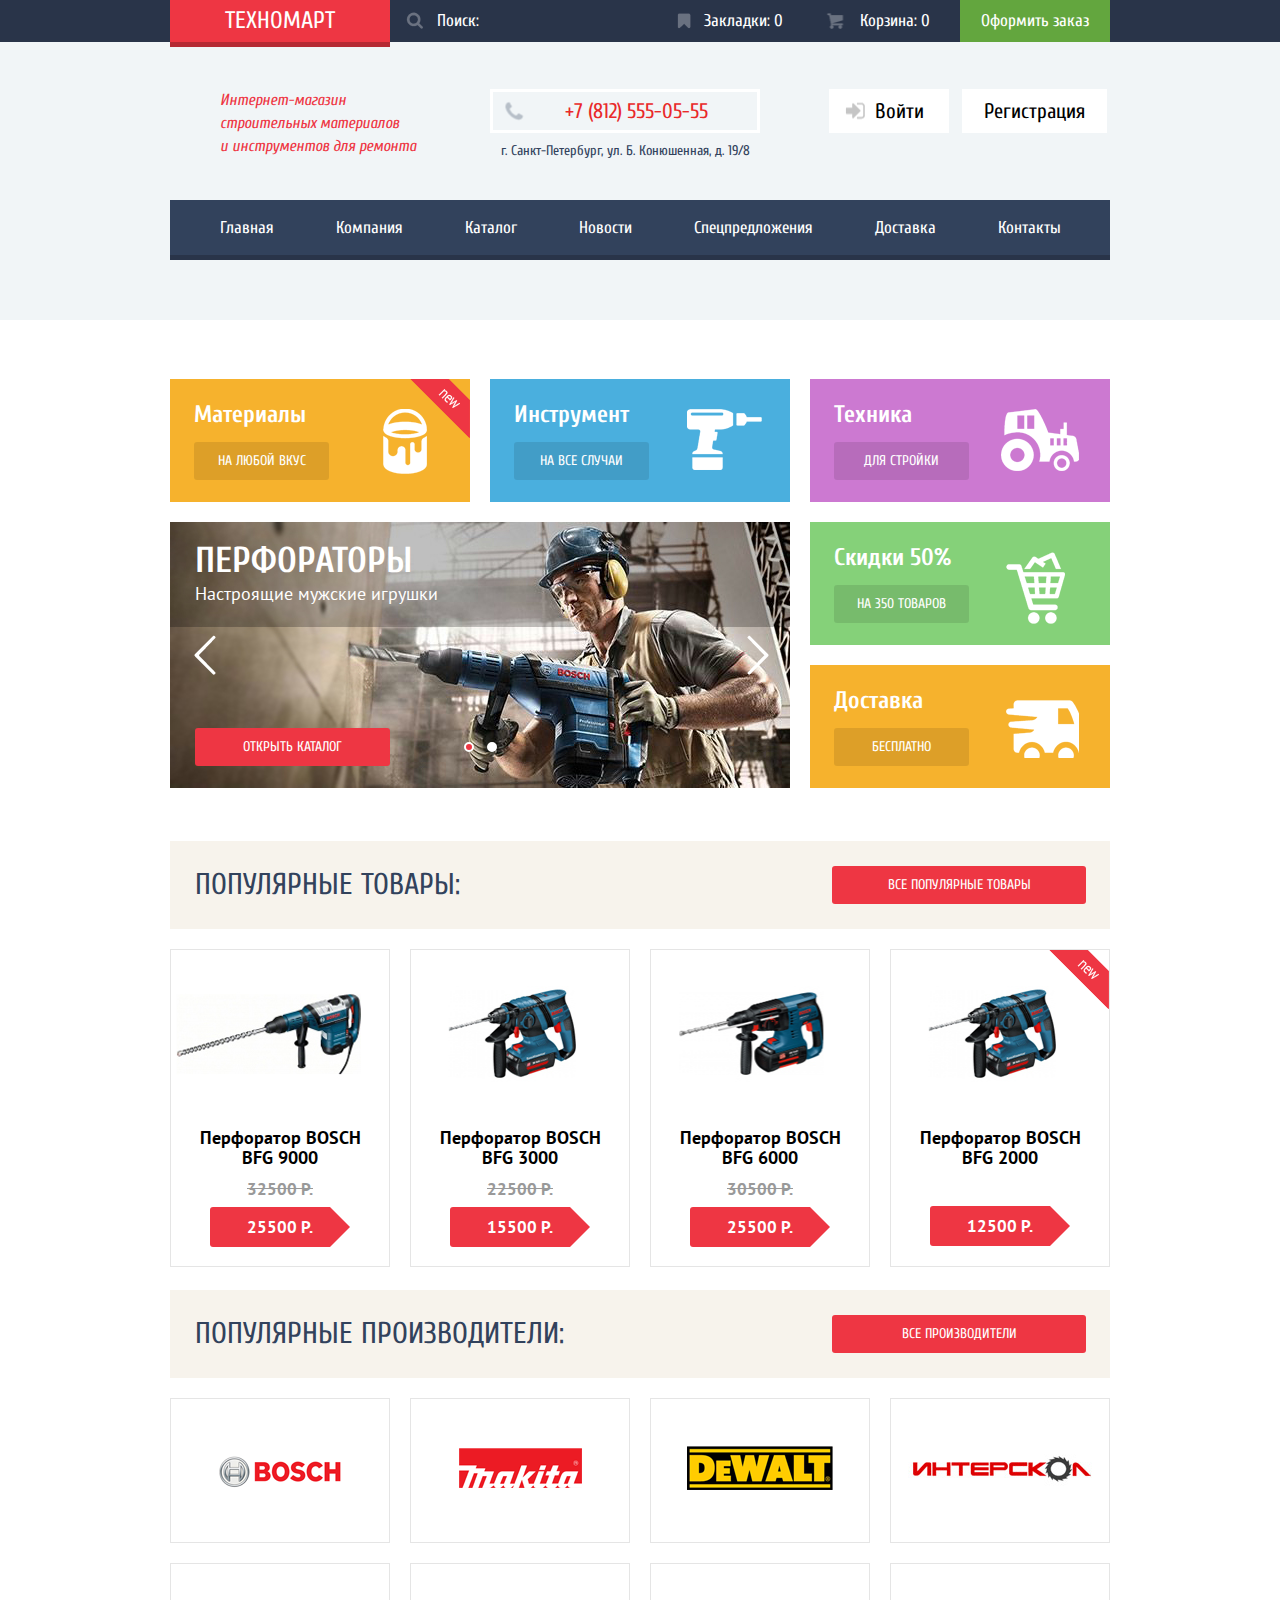
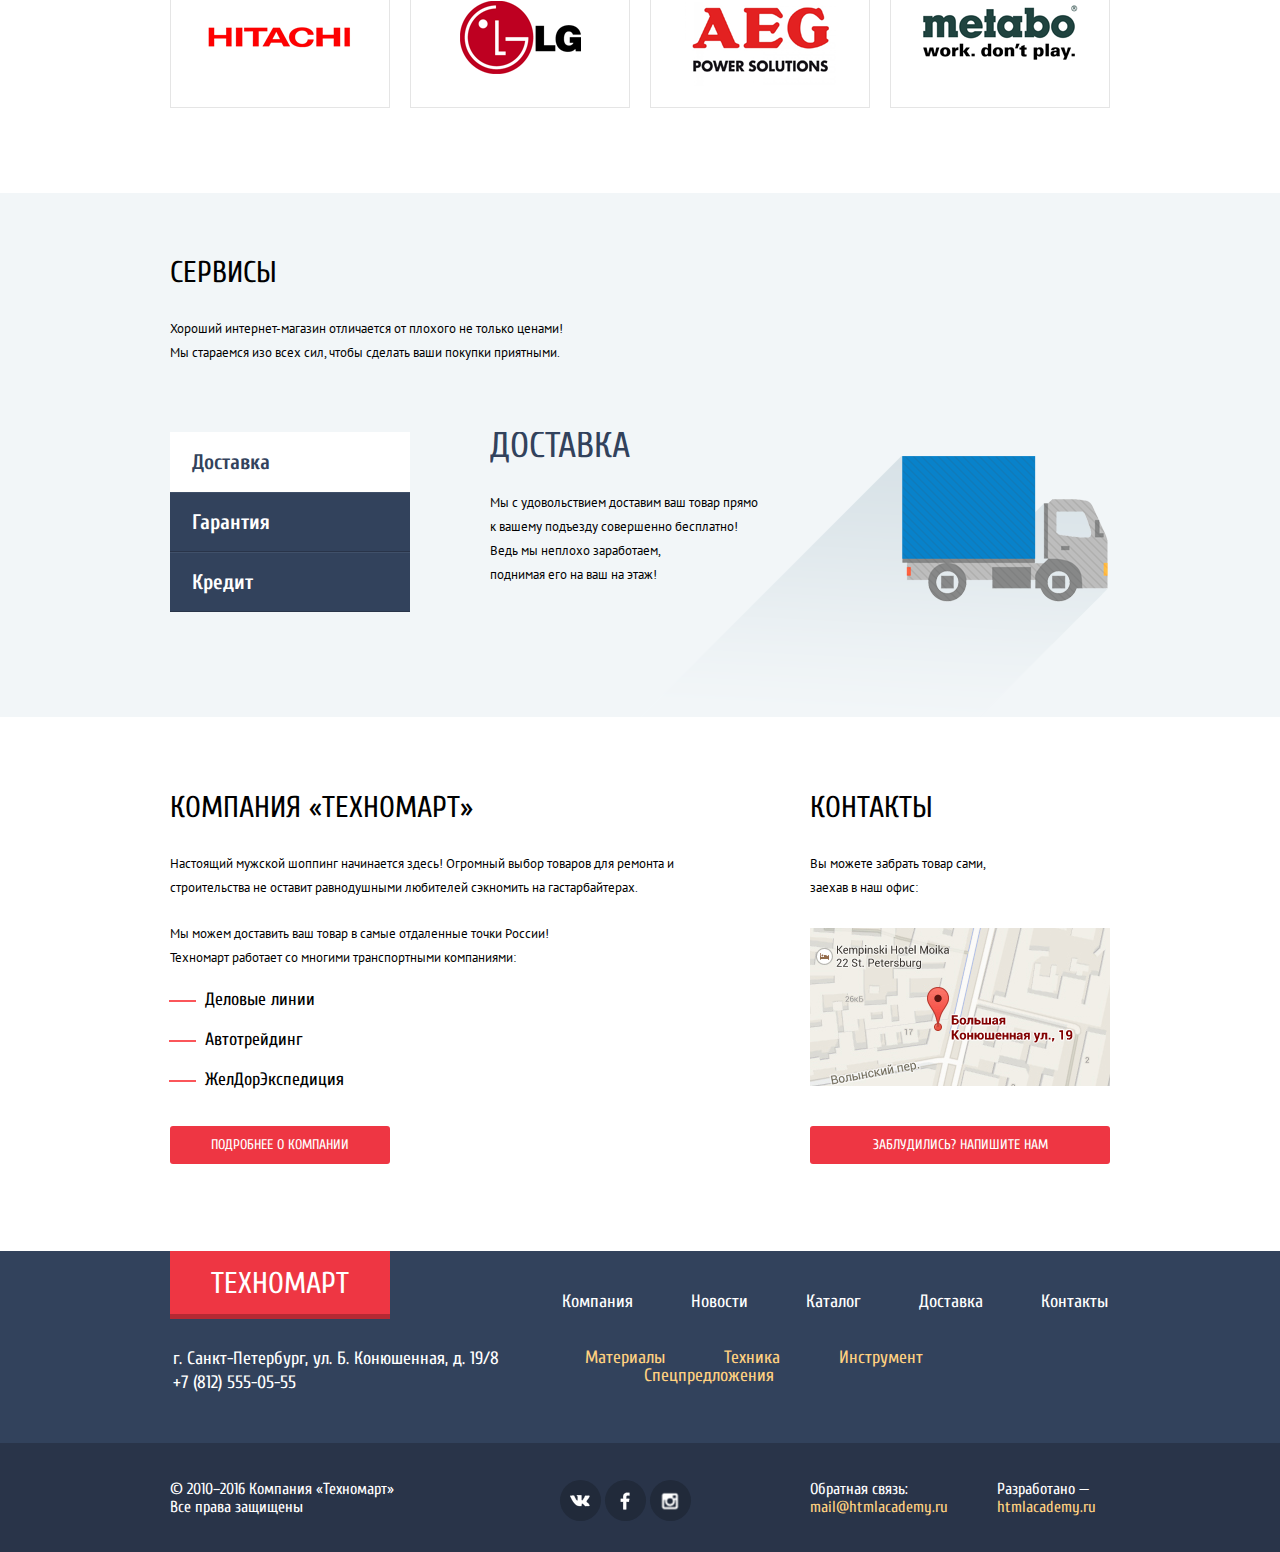
<file: index.html>
<!DOCTYPE html>
  <html lang="ru">
    <head>
      <meta charset="UTF-8">
      <title>Technomart</title>
      <link href='https://fonts.googleapis.com/css?family=Cuprum:400,700,400italic&amp;subset=latin,cyrillic' rel='stylesheet' type='text/css'>
      <link href='https://fonts.googleapis.com/css?family=PT+Sans:400,700&amp;subset=latin,cyrillic' rel='stylesheet' type='text/css'>
      <link rel="stylesheet" href="css/normalize.css">
      <link rel="stylesheet" href="css/min.style.css">
    </head>

    <body>
      <header class="main-header">
        <div class="top-menu clearfix">
          <div class="container clearfix"> 
            <div class="logo">
              <h1>Техномарт</h1>
            </div>

            <div class="search">
              <form class="search-form" method="get">                
                <input id="search" type="search" name="search-field" placeholder="Поиск:">
                <label for="search"></label>
              </form>
            </div>

            <div class="user-bar user-bar-index">
              <a class="bookmarks icon" href="#">Закладки:<span>0</span></a>
              <a class="cart cart-empty icon" href="#">Корзина:<span>0</span></a>
              <a class="cart cart-full icon" href="#">Корзина:<span>10</span></a>
              <a class="order" href="#">Оформить заказ</a>              
            </div>
          </div>
        </div>     

        <div class="container clearfix"> 
          <div class="shop-info clearfix">
            <div class="description">
              <p>Интернет-магазин
                 строительных материалов <br>
                 и инструментов для ремонта</p>
            </div>

            <div class="contacts">
              <div class="phonenumber">
                <p class="icon">+7 (812) 555-05-55</p>
              </div>
              <div class="address">
                <p>г. Санкт-Петербург, ул. Б. Конюшенная, д. 19/8</p>
              </div>
            </div>

            <div class="user-block log-out-index">
              <a class="sign-in icon" href="#">Войти</a>
              <a class="sign-up" href="#">Регистрация</a>
            </div> 

            <div class="user-block log-in-index">
              <a class="username" href="#">Равшан Джамшутович</a>
              <div class="user-links">
                <a class="user-order" href="#">Мои заказы</a>
                <a class="user-account" href="#">Личный кабинет</a>
              </div>
            </div> 
          </div>             

          <nav class="main-menu">
            <ul>
              <li> <a href="#"> Главная </a> </li>
              <li> <a href="#"> Компания </a> </li>
              <li> <a href="catalog.html"> Каталог </a> </li>
              <li> <a href="#"> Новости </a> </li>
              <li> <a href="#"> Спецпредложения </a> </li>
              <li> <a href="#"> Доставка </a> </li>
              <li> <a href="#"> Контакты</a> </li>              
            </ul> 
          </nav>
        </div>
      </header>

      <main>
        <div class="container clearfix">  
          <div class="offer-blocks clearfix">
            <div class="offer materials new">
              <b>Материалы</b>              
              <a class="promo-btn" href="#">На любой вкус</a> 
            </div>

            <div class="offer tools">
              <b>Инструмент</b>               
              <a class="promo-btn" href="#">На все случаи</a>
            </div>
        
            <div class="offer technics">
              <b>Техника</b>              
              <a class="promo-btn" href="#">Для стройки</a>
            </div>

            <div class="slider">
              <input type="radio" id="btn-left" name="toggle" checked>
              <input type="radio" id="btn-right" name="toggle">
              <div class="slider-control">
                <label for="btn-left"></label>
                <label for="btn-right"></label>
              </div>
              <div class="slider-switcher">
                <label class="icon-left arrow" for="btn-left"></label>
                <label class="icon-right arrow" for="btn-right"></label>
              </div>
              <div class="slides">
                <div class="slide">
                  <div class="slide-text">
                    <b>Перфораторы</b>
                    <p>Настроящие мужские игрушки</p>                    
                  </div>                  
                  <a class="open-catalog" href="catalog-perforators.html">Открыть каталог</a>
                </div>
                <div class="slide">
                  <div class="slide-text">
                    <b>Дрели</b>
                    <p>Соседям на радость!</p>                    
                  </div>                  
                  <a class="open-catalog" href="catalog-drills.html">Открыть каталог</a>
                </div>
              </div>  
            </div>

            <div class="offer sales">
              <b>Скидки 50%</b>
              <a class="promo-btn" href="#">На 350 товаров</a>
            </div>    
        
            <div class="offer shipment">
              <b>Доставка</b>              
              <a class="promo-btn" href="#">Бесплатно</a>
            </div>        
          </div> 

          <article class="popular-items">        
            <div class="popular-items-header clearfix">
              <h2>Популярные товары:</h2>
              <a class="popular-btn" href="#">Все популярные товары</a>
            </div>

            <div class="item-preview">
              <section class="catalog-item">
                <div class="actions">
                  <a class="buy" href="#">Купить</a>
                  <a class="add-bookmarks" href="#">В закладки</a>
                </div>
                <div class="item-image">
                  <img src="img/BOSCH-BFG-9000.jpg" width="184" height="164" alt="Перфоратор BOSCH BFG 9000">
                </div>                
                <h3 class="title">Перфоратор BOSCH BFG 9000</h3>
                <div class="discount">32500 р.</div>
                <div class="price-btn">25500 р.</div>
              </section>

              <section class="catalog-item">
                <div class="actions">
                  <a class="buy" href="#">Купить</a>
                  <a class="add-bookmarks" href="#">В закладки</a>
                </div>
                <div class="item-image">
                  <img src="img/BOSCH-BFG-3000.jpg" width="127" height="112" alt="Перфоратор BOSCH BFG 3000">
                </div>                  
                <h3 class="title">Перфоратор BOSCH BFG 3000</h3>
                <div class="discount">22500 р.</div>
                <div class="price-btn">15500 р.</div>
              </section>

              <section class="catalog-item">
                <div class="actions">
                  <a class="buy" href="#">Купить</a>
                  <a class="add-bookmarks" href="#">В закладки</a>
                </div>
                <div class="item-image">
                  <img src="img/BOSCH-BFG-6000.jpg" width="144" height="128" alt="Перфоратор BOSCH BFG 6000">
                </div>                
                <h3 class="title">Перфоратор BOSCH BFG 6000</h3>
                <div class="discount">30500 р.</div>
                <div class="price-btn">25500 р.</div>
              </section>

              <section class="catalog-item new">
                <div class="actions">
                  <a class="buy" href="#">Купить</a>
                  <a class="add-bookmarks" href="#">В закладки</a>
                </div>
                <div class="item-image">
                  <img src="img/BOSCH-BFG-2000.jpg" width="127" height="112" alt="Перфоратор BOSCH BFG 2000">
                </div>                
                <h3 class="title">Перфоратор BOSCH BFG 2000</h3>         
                <div class="price-btn new-item">12500 р.</div>
              </section>
            </div>  
          </article>

          <article class="popular-produsers">
            <div class="popular-produsers-header clearfix">
              <h2>Популярные производители:</h2>
              <a class="popular-btn" href="#">Все производители</a>
            </div>

            <div class="popular-produsers-logo">
              <a class="produsers-logo bosch" href="#">
                <img src="img/bosch.png" width="126" height="37" alt="Bosch">
              </a>

              <a class="produsers-logo makita" href="#">
                <img src="img/makita.png" width="123" height="20" alt="Makita">
              </a>

              <a class="produsers-logo dewalt" href="#">
                <img src="img/dewalt.png" width="146" height="44" alt="DeWalt">
              </a>

              <a class="produsers-logo interskol" href="#">
                <img src="img/interskol.png" width="200" height="88" alt="Интерскол">
              </a>

              <a class="produsers-logo hitachi" href="#">
                <img src="img/hitachi.png" width="169" height="31" alt="Hitachi">
              </a>

              <a class="produsers-logo lg" href="#">
                <img src="img/lg.png" width="121" height="73" alt="lg">
              </a>
          
              <a class="produsers-logo aeg" href="#">
                <img src="img/aeg.png" width="151" height="96" alt="aeg">
              </a>

              <a class="produsers-logo metabo" href="#">
                <img src="img/metabo.png" width="204" height="69" alt="metabo">
              </a>              
            </div>
          </article>
        </div>  
    
        <div class="features">
          <div class="container clearfix"> 
            <div class="services">
              <h2>Сервисы</h2>
              <p>Хороший интернет-магазин отличается от плохого не только ценами!
              Мы стараемся изо всех сил, чтобы сделать ваши покупки приятными.</p>
            </div>

            <div class="slider-profits">
              <input type="radio" id="profit-btn-1" name="profit-toggle" checked>
              <input type="radio" id="profit-btn-2" name="profit-toggle">
              <input type="radio" id="profit-btn-3" name="profit-toggle">
              
              <div class="profit-control">  
                <label for="profit-btn-1">Доставка</label> 
                <label for="profit-btn-2">Гарантия</label> 
                <label for="profit-btn-3">Кредит</label>                
              </div>
              
              <div class="profit-slides">
                <div class="profit-slide">
                  <div class="slide-info">
                    <h2>Доставка</h2>
                    <p>Мы с удовольствием доставим ваш товар прямо<br>
                    к вашему подъезду совершенно бесплатно!<br>
                    Ведь мы неплохо заработаем,<br>
                    поднимая его на ваш на этаж!</p>
                  </div>
                </div>
                <div class="profit-slide">
                  <div class="slide-info">
                    <h2>Гарантия</h2>
                    <p>Если купленный у нас товар поломается или заискрит,<br> 
                    а также в случае пожара, спровоцированного его возгаранием,<br> вы всегда можете быть уверены в нашей гарантии. Мы обменяем сгоревший товар на новый.<br>
                    Дом уж восстановите как-нибудь сами.</p>
                  </div>                
                </div>
                <div class="profit-slide">
                  <div class="slide-info">
                    <h2>Кредит</h2>
                    <p class="credit-slide">Залезть в долговую яму стало проще! 
                    Кредитные консультанты придут вам на помощь.</p>
                    <a class="apply-btn" href="#">Отправить заявку</a>
                  </div>                
                </div>
              </div>            
            </div>
          </div>
        </div>      
      
        <div class="container clearfix">   
          <div class="company-info clearfix">
            <div class="company-description">
              <h2>Компания &laquo;Техномарт&raquo;</h2>
              <p class="sentence">Настоящий мужской шоппинг начинается здесь! Огромный выбор товаров для ремонта и строительства не оставит равнодушными любителей сэкномить на гастарбайтерах.</p>
              <p>Мы можем доставить ваш товар в самые отдаленные точки России!<br>
              Техномарт работает со многими транспортными компаниями: </p>
        
              <ul>
                <li>Деловые линии</li>
                <li>Автотрейдинг</li>
                <li>ЖелДорЭкспедиция</li>
              </ul>

              <a class="more-info" href="#">Подробнее о компании</a>
            </div>

            <div class="company-contacts">
              <h2>Контакты</h2>
              <p>Вы можете забрать товар сами, заехав в наш офис:</p>
              
              <div class="map">
                <img src="img/map.jpg" width="300" height="158" alt="Карта">
                <iframe src="https://www.google.com/maps/embed?pb=!1m18!1m12!1m3!1d1998.5991043651586!2d30.320894616097!3d59.938794181876254!2m3!1f0!2f0!3f0!3m2!1i1024!2i768!4f13.1!3m3!1m2!1s0x4696310fca5ba729%3A0xea9c53d4493c879f!2sBolshaya+Konyushennaya+ul.%2C+19%2C+Sankt-Peterburg%2C+191186!5e0!3m2!1sen!2sru!4v1475428280845" width="300" height="158" frameborder="0" style="border:0" allowfullscreen></iframe>
              </div>

              <a class="mail-to" href="form.html">Заблудились? Напишите нам</a>
            </div>
          </div>
        </div>         
      </main>

      <footer class="main-footer">
        <div class="container clearfix">
          <div class="footer-navigation clearfix">
            <div class="logo">
              <b>Техномарт</b>
            </div>

            <nav class="footer-menu-top">
              <ul>
                <li class="company"> <a href="#">Компания</a> </li> 
                <li> <a href="#">Новости</a> </li> 
                <li> <a href="catalog.html">Каталог</a> </li> 
                <li> <a href="#">Доставка</a> </li> 
                <li> <a href="#">Контакты</a> </li> 
              </ul>
            </nav>

            <div class="address-phone">
              <p>г. Санкт-Петербург, ул. Б. Конюшенная, д. 19/8<br>
              +7 (812) 555-05-55</p>
            </div>  

            <nav class="footer-menu-bottom">
              <ul>
                <li class="materials-nav"> <a href="#">Материалы</a> </li> 
                <li> <a href="#">Техника</a> </li> 
                <li> <a href="#">Инструмент</a> </li> 
                <li> <a href="#">Спецпредложения</a> </li>          
              </ul>
            </nav>      
          </div>
        </div>            
    
        <div class="footer-contacts clearfix">
          <div class="container clearfix">  
            <div class="copyrights">
              <p>© 2010–2016 Компания «Техномарт»<br>
              Все права защищены</p>
            </div>

            <div class="social">
              <a class="social-btn vk" href="#">ВКонтакте</a>
              <a class="social-btn facebook" href="#">Facebook</a>
              <a class="social-btn instagram" href="#">Instagram</a>
            </div>            

            <div class="developers-info clearfix">
              <div class="footer-mail-to">
                <p>Обратная связь:</p>
                <a class="mail-to" href="mail@htmlacademy.ru">mail@htmlacademy.ru</a>
              </div>

              <div class="developers-webpage">
                <p>Разработано — </p>
                <a class="webpage" href="https://htmlacademy.ru">htmlacademy.ru</a>
              </div>
            </div>
          </div>  
        </div>
      </footer>

      <div class="modal-content">  
        <form class="write-us" method="post" action="form.php">
          <div class="form-fields">          
            <div class="username-field">
              <label for="name-field">Ваше имя:</label>
              <input id="name-field" type="text" name="login" placeholder="Представьтесь, пожалуйста">
            </div>  

            <div class="mail-to-field">
              <label for="write-mail">Ваш e-mail:</label>
              <input id="write-mail" type="text" name="email" placeholder="Для отправки ответа">
            </div>

            <div class="textarea-field">  
              <label for="answer-field">Текст письма:</label>
              <textarea id="answer-field" name="answer" placeholder="В свободной форме"></textarea>
            </div> 
          </div>  

          <div class="modal-content-sent">
            <button class="content-sent-btn" type="submit" title="Отправить">Отправить</button>
          </div>            
        </form>

        <button class="modal-content-close" type="button" title="Закрыть">Закрыть</button> 
      </div>

      <div class="modal-buy">
         <button class="modal-buy-close" type="button" title="Закрыть">Закрыть</button>
         <div class="notification">
           <p>Товар добавлен в корзину!</p>
         </div>
         <div class="shopping-actions">
           <a class="place-order" href="#">Оформить заказ</a>
           <a class="continue-shopping" href="#">Продолжить покупки</a>
         </div>
      </div>      

      <script src="js/min.popup.js"></script>
    </body>
  </html>
</file>
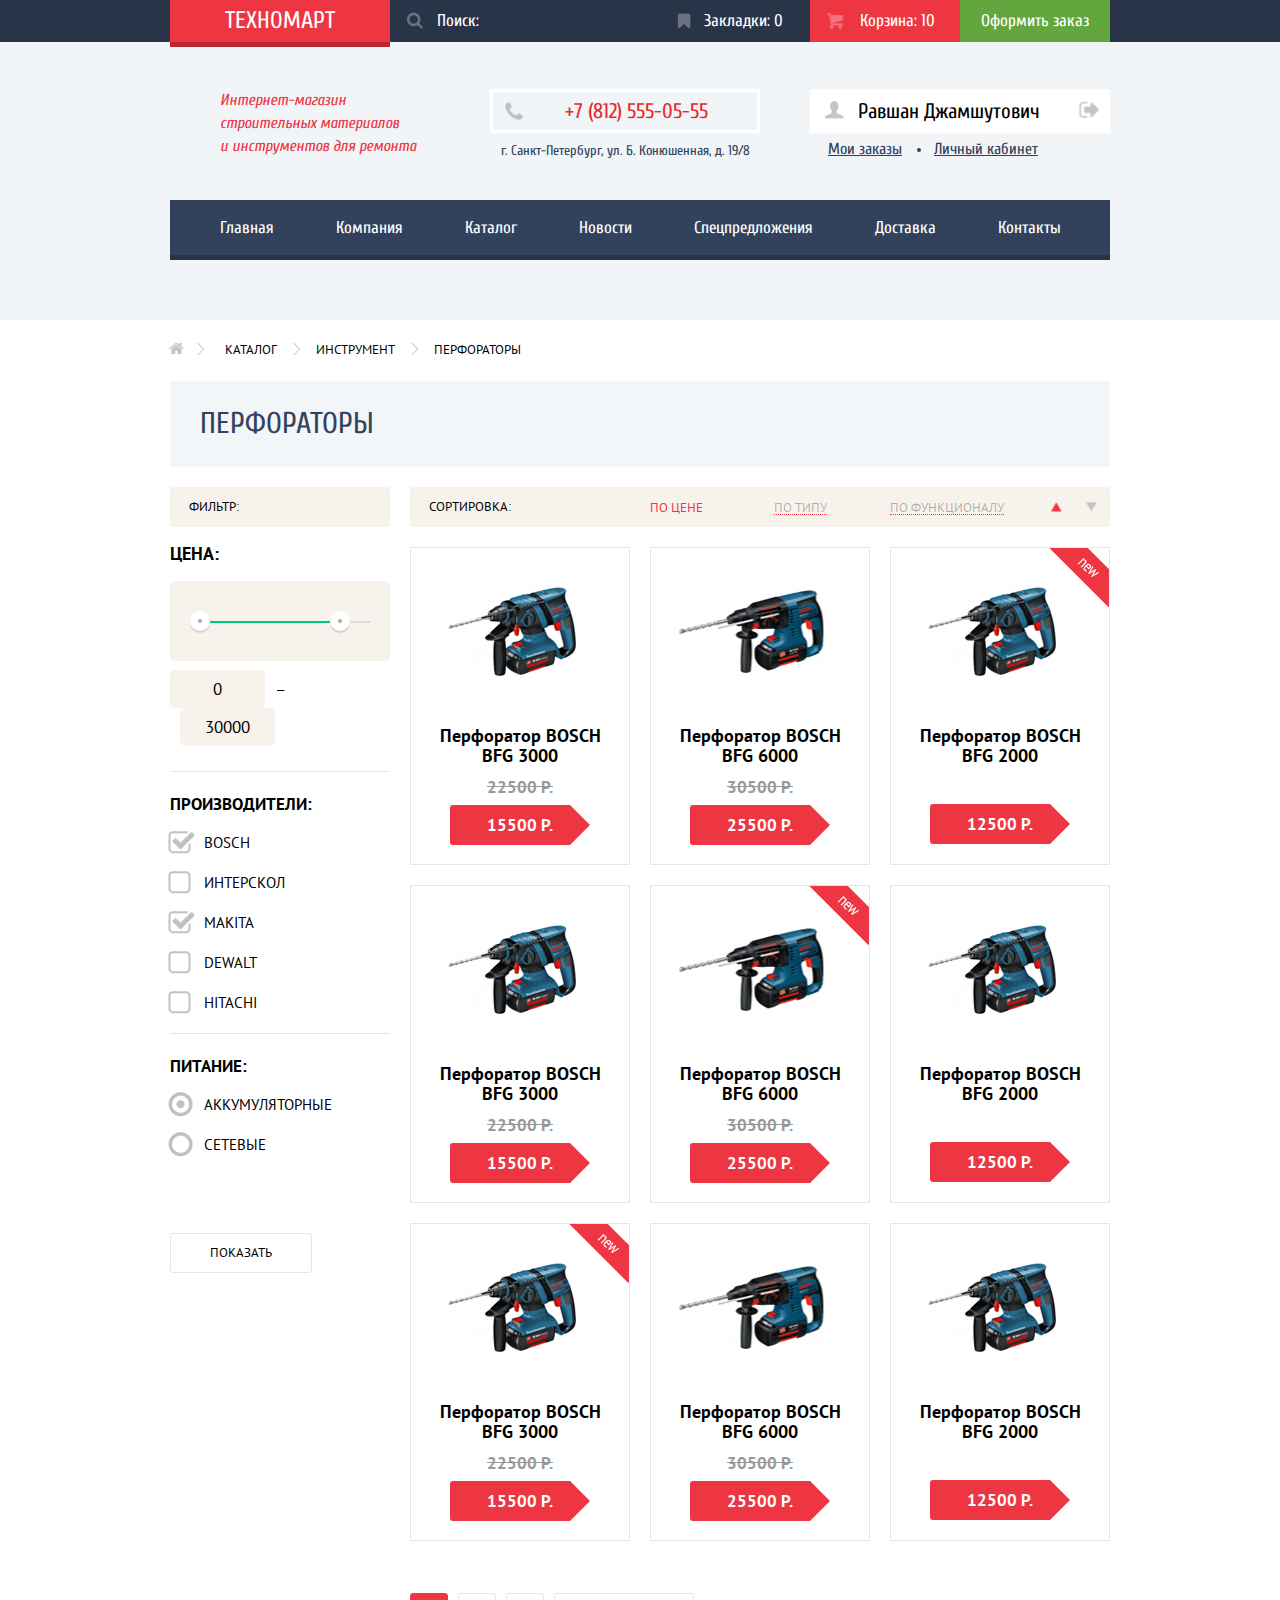
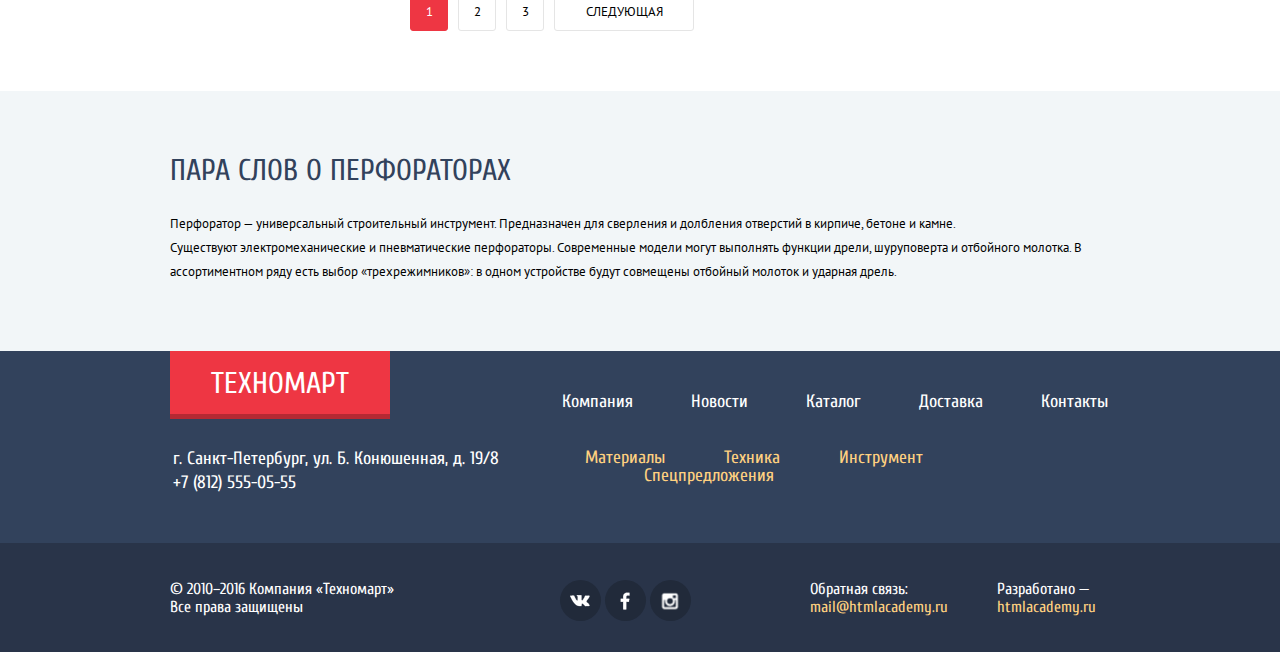
<file: catalog.html>
<!DOCTYPE html>  
  <html lang="ru">
    <head>
      <meta charset="UTF-8">
      <title>Technomart</title>
      <link href='https://fonts.googleapis.com/css?family=Cuprum:400,700,400italic&amp;subset=latin,cyrillic' rel='stylesheet' type='text/css'>
      <link href='https://fonts.googleapis.com/css?family=PT+Sans:400,700&amp;subset=latin,cyrillic' rel='stylesheet' type='text/css'>
      <link rel="stylesheet" href="css/normalize.css">
      <link rel="stylesheet" href="css/min.style.css">
    </head>

    <body>
      <header class="main-header">
        <div class="top-menu clearfix">
          <div class="container clearfix"> 
            <div class="logo">
              <h1><a href="index.html">Техномарт</a></h1>
            </div>

            <div class="search">
              <form class="search-form" method="get">
                <input id="search" type="search" name="search-field" placeholder="Поиск:">
                <label for="search"></label>
              </form>
            </div>

            <div class="user-bar user-bar-catalog">
              <a class="bookmarks icon" href="#">Закладки:<span>0</span></a>
              <a class="cart cart-empty icon" href="#">Корзина:<span>0</span></a>
              <a class="cart cart-full icon" href="#">Корзина:<span>10</span></a>
              <a class="order" href="#">Оформить заказ</a>             
            </div>
          </div>
        </div>

        <div class="container clearfix">
          <div class="shop-info clearfix">
            <div class="description">
              <p>Интернет-магазин
                строительных материалов <br>
                и инструментов для ремонта</p>
            </div>

            <div class="contacts">
              <div class="phonenumber">
                <p class="icon">+7 (812) 555-05-55</p>
              </div>
              <div class="address">
                <p>г. Санкт-Петербург, ул. Б. Конюшенная, д. 19/8</p>
              </div>
            </div>

            <div class="user-block log-out-catalog">
              <a class="sign-in" href="#">Войти</a>
              <a class="sign-up" href="#">Регистрация</a>
            </div> 

            <div class="user-block log-in-catalog">
              <a class="username icon" href="#">Равшан Джамшутович</a>
              <div class="user-links">
                <a class="user-order" href="#">Мои заказы</a>
                <a class="user-account" href="#">Личный кабинет</a>
              </div>
            </div>      
          </div>

          <nav class="main-menu">
            <ul>
              <li> <a href="index.html"> Главная </a> </li>
              <li> <a href="#"> Компания </a> </li>
              <li> <a href="#"> Каталог </a> </li>
              <li> <a href="#"> Новости </a> </li>
              <li> <a href="#"> Спецпредложения </a> </li>
              <li> <a href="#"> Доставка </a> </li>
              <li> <a href="#"> Контакты </a> </li>
            </ul> 
          </nav>
        </div>
      </header>

      <main>
        <div class="container clearfix">
          <ul class="breadcrumbs">
            <li> <a class="home" href="index.html"> Главная </a> </li>
            <li> <a href="catalog.html"> Каталог </a> </li>
            <li> <a href="#"> Инструмент </a> </li>
            <li class="current"> Перфораторы </li>
          </ul>

          <div class="perforators">
            <h2>Перфораторы</h2>
          </div>

          <aside class="main-filters">
            <form action="form.php" method="GET">
              <div class="filter-name">
                <p>Фильтр:</p>        
              </div>

              <div class="filter-price">
                <h3>Цена:</h3>
                <div class="range-bar">
                  <div class="scale">
                    <div class="bar"></div>
                  </div>
                  <div class="toggle min-toggle"></div>                  
                  <div class="toggle max-toggle"></div>
                </div>
                <div class="price-bar">
                  <input class="min-price" type="text" name="min-price" value="0"><span>&ndash;</span>
                  <input class="max-price" type="text" name="max-price" value="30000">
                </div>
              </div>

              <fieldset class="filter-producers">
                <legend>Производители:</legend>            
                <input id="bosch" type="checkbox" name="producers" value="bosch" checked>
                <label for="bosch">Bosch</label>

                <input id="interskol" type="checkbox" name="producers" value="interskol">
                <label for="interskol">Интерскол</label>

                <input id="makita" type="checkbox" name="producers" value="makita" checked>
                <label for="makita">Makita</label>

                <input id="dewalt" type="checkbox" name="producers" value="dewalt">
                <label for="dewalt">Dewalt</label>

                <input id="hitachi" type="checkbox" name="producers" value="hitachi">
                <label for="hitachi">Hitachi</label>
              </fieldset> 

              <fieldset class="charging-type">
                <legend>Питание:</legend>
                <input id="accumulator" type="radio" name="charging-type" value="accumulator" checked>
                <label for="accumulator">Аккумуляторные</label>

                <input id="network" type="radio" name="charging-type" value="network">
                <label for="network">Сетевые</label>
              </fieldset>

              <a class="sort-btn" href="#">Показать</a>
            </form>
          </aside>

          <div class="main-gallery">
            <div class="gallery-filter clearfix">
              <span class="filter-title">Сортировка:</span>
              <ul class="filter-header">
                <li> <a class="active" href="#"> По цене </a> </li>
                <li> <a href="#"> По типу </a> </li>
                <li> <a href="#"> По функционалу </a> </li>
              </ul>
          

              <div class="filter-pointer">
                <a class="icon icon-up active" href="#"></a>
                <a class="icon icon-down" href="#"></a>
              </div>
            </div>

            <div class="main-gallery-items clearfix">
              <section class="catalog-item">
                <div class="actions">
                  <a class="buy" href="#">Купить</a>
                  <a class="add-bookmarks" href="#">В закладки</a>
                </div>
                <div class="item-image">
                  <img src="img/BOSCH-BFG-3000.jpg" width="127" height="112" alt="Перфоратор BOSCH BFG 3000">
                </div>                  
                <h3 class="title">Перфоратор BOSCH BFG 3000</h3>
                <div class="discount">22500 р.</div>
                <div class="price-btn">15500 р.</div>
              </section>

              <section class="catalog-item">
                <div class="actions">
                  <a class="buy" href="#">Купить</a>
                  <a class="add-bookmarks">В закладки</a>
                </div>
                <div class="item-image">
                  <img src="img/BOSCH-BFG-6000.jpg" width="144" height="128" alt="Перфоратор BOSCH BFG 6000">
                </div>                
                <h3 class="title">Перфоратор BOSCH BFG 6000</h3>
                <div class="discount">30500 р.</div>
                <div class="price-btn">25500 р.</div>
              </section>

              <section class="catalog-item new">
                <div class="actions">
                  <a class="buy" href="#">Купить</a>
                  <a class="add-bookmarks" href="#">В закладки</a>
                </div>
                <div class="item-image">
                  <img src="img/BOSCH-BFG-2000.jpg" width="127" height="112" alt="Перфоратор BOSCH BFG 2000">
                </div>                
                <h3 class="title">Перфоратор BOSCH BFG 2000</h3>         
                <div class="price-btn new-item">12500 р.</div>
              </section>

              <section class="catalog-item">
                <div class="actions">
                  <a class="buy" href="#">Купить</a>
                  <a class="add-bookmarks" href="#">В закладки</a>
                </div>
                <div class="item-image">
                  <img src="img/BOSCH-BFG-3000.jpg" width="127" height="112" alt="Перфоратор BOSCH BFG 3000">
                </div>                  
                <h3 class="title">Перфоратор BOSCH BFG 3000</h3>
                <div class="discount">22500 р.</div>
                <div class="price-btn">15500 р.</div>
              </section>

              <section class="catalog-item new">
                <div class="actions">
                  <a class="buy" href="#">Купить</a>
                  <a class="add-bookmarks" href="#">В закладки</a>
                </div>
                <div class="item-image">
                  <img src="img/BOSCH-BFG-6000.jpg" width="144" height="128" alt="Перфоратор BOSCH BFG 6000">
                </div>                
                <h3 class="title">Перфоратор BOSCH BFG 6000</h3>
                <div class="discount">30500 р.</div>
                <div class="price-btn">25500 р.</div>
              </section>

              <section class="catalog-item">
                <div class="actions">
                  <a class="buy" href="#">Купить</a>
                  <a class="add-bookmarks" href="#">В закладки</a>
                </div>
                <div class="item-image">
                  <img src="img/BOSCH-BFG-2000.jpg" width="127" height="112" alt="Перфоратор BOSCH BFG 2000">
                </div>                
                <h3 class="title">Перфоратор BOSCH BFG 2000</h3>         
                <div class="price-btn new-item">12500 р.</div>
              </section>

              <section class="catalog-item new">
                <div class="actions">
                  <a class="buy" href="#">Купить</a>
                  <a class="add-bookmarks" href="#">В закладки</a>
                </div>
                <div class="item-image">
                  <img src="img/BOSCH-BFG-3000.jpg" width="127" height="112" alt="Перфоратор BOSCH BFG 3000">
                </div>                  
                <h3 class="title">Перфоратор BOSCH BFG 3000</h3>
                <div class="discount">22500 р.</div>
                <div class="price-btn">15500 р.</div>
              </section>

              <section class="catalog-item">
                <div class="actions">
                  <a class="buy" href="#">Купить</a>
                  <a class="add-bookmarks" href="#">В закладки</a>
                </div>
                <div class="item-image">
                  <img src="img/BOSCH-BFG-6000.jpg" width="144" height="128" alt="Перфоратор BOSCH BFG 6000">
                </div>                
                <h3 class="title">Перфоратор BOSCH BFG 6000</h3>
                <div class="discount">30500 р.</div>
                <div class="price-btn">25500 р.</div>
              </section>

              <section class="catalog-item">
                <div class="actions">
                  <a class="buy" href="#">Купить</a>
                  <a class="add-bookmarks" href="#">В закладки</a>
                </div>
                <div class="item-image">
                  <img src="img/BOSCH-BFG-2000.jpg" width="127" height="112" alt="Перфоратор BOSCH BFG 2000">
                </div>                
                <h3 class="title">Перфоратор BOSCH BFG 2000</h3>         
                <div class="price-btn new-item">12500 р.</div>
              </section>
            </div>

            <div class="pagination">
              <span class="current">1</span>
              <a href="#">2</a>
              <a href="#">3</a>
              <a class="next" href="#">Следующая</a>
            </div>
          </div>
        </div>  

        <div class="perforators-description">
          <div class="container"> 
            <h2>Пара слов о перфораторах</h2>
            <p>Перфоратор — универсальный строительный инструмент. Предназначен для сверления и долбления отверстий в кирпиче, бетоне и камне. <br>
            Существуют электромеханические и пневматические перфораторы. Современные модели могут выполнять функции дрели, шуруповерта и отбойного молотка.
            В ассортиментном ряду есть выбор «трехрежимников»: в одном устройстве будут совмещены отбойный молоток и ударная дрель.</p>
          </div>
        </div>  
      </main>

      <footer class="main-footer">
        <div class="container clearfix">
          <div class="footer-navigation clearfix">
            <div class="logo">
              <b><a href="index.html">Техномарт</a></b>
            </div>

            <nav class="footer-menu-top">
              <ul>
                <li class="company"> <a href="#">Компания</a> </li> 
                <li> <a href="#">Новости</a> </li> 
                <li> <a href="catalog.html">Каталог</a> </li> 
                <li> <a href="#">Доставка</a> </li> 
                <li> <a href="#">Контакты</a> </li> 
              </ul>
            </nav>

            <div class="address-phone">
              <p>г. Санкт-Петербург, ул. Б. Конюшенная, д. 19/8<br>
              +7 (812) 555-05-55</p>
            </div>  

            <nav class="footer-menu-bottom">
              <ul>
                <li class="materials-nav"> <a href="#">Материалы</a> </li> 
                <li> <a href="#">Техника</a> </li> 
                <li> <a href="#">Инструмент</a> </li> 
                <li> <a href="#">Спецпредложения</a> </li>          
              </ul>
            </nav>      
          </div>
        </div>            
    
        <div class="footer-contacts clearfix">
          <div class="container clearfix">  
            <div class="copyrights">
              <p>© 2010–2016 Компания «Техномарт»<br>
              Все права защищены</p>
            </div>

            <div class="social">
              <a class="social-btn vk" href="#">ВКонтакте</a>
              <a class="social-btn facebook" href="#">Facebook</a>
              <a class="social-btn instagram" href="#">Instagram</a>
            </div>            

            <div class="developers-info clearfix">
              <div class="footer-mail-to">
                <p>Обратная связь:</p>
                <a class="mail-to" href="mail@htmlacademy.ru">mail@htmlacademy.ru</a>
              </div>

              <div class="developers-webpage">
                <p>Разработано — </p>
                <a class="webpage" href="https://htmlacademy.ru">htmlacademy.ru</a>
              </div>
            </div>
          </div>  
        </div>
      </footer>

      <div class="modal-buy">
         <button class="modal-buy-close" type="button" title="Закрыть">Закрыть</button>
         <div class="notification">
           <p>Товар добавлен в корзину!</p>
         </div>
         <div class="shopping-actions">
           <a class="place-order" href="#">Оформить заказ</a>
           <a class="continue-shopping" href="#">Продолжить покупки</a>
         </div>
      </div>
      <script src="js/min.cart.js"></script>
    </body>
  </html>
</file>
<file: css/min.style.css>
body,h3{font-family:"PT Sans",Arial,sans-serif;color:#000}body,h1,h2{font-weight:400}body{min-width:940px;margin:0;line-height:18px;font-size:13px}h1,h2{text-transform:uppercase}h1{font-size:24px;color:#fff}.search input,h1,h2{font-family:Cuprum,Arial,sans-serif}h2{color:#32425c;font-size:30px}h3{font-size:18px;font-weight:700}img{max-width:100%;height:auto}.container{width:940px;margin:0 auto;padding:0 10px}.clearfix::after{content:"";display:table;clear:both}.logo{float:left;width:200px;padding:0 10px;text-align:center;background-color:#ee3643;box-shadow:0 5px 0 0 #b52933}.logo h1{padding:12px 0;margin:0}.logo a{text-decoration:none;color:#fff}.logo:hover{background-color:#ca2c37;box-shadow:0 5px 0 0 #9a212a}.logo:active{background-color:#ba2732;box-shadow:0 5px 0 0 #8e1e26}.search{float:left;width:270px;cursor:pointer}.search input{width:100%;padding:12px 20px 12px 47px;box-sizing:border-box;font-size:17px;border:none;outline:none;background-color:#293449;cursor:pointer}.search input::-webkit-input-placeholder{color:#fff;opacity:1}.search input:-ms-input-placeholder{color:#fff;opacity:1}.search input:-moz-placeholder,.search input::-moz-placeholder{color:#fff;opacity:1}.search .search-form{position:relative}input[type=search]+label::before{content:"";position:absolute;top:50%;left:25px;width:18px;height:18px;-webkit-transform:translate(-50%,-50%);transform:translate(-50%,-50%);background-image:url(../img/sprite-all.png);background-position:0 0;background-repeat:no-repeat;opacity:.3;z-index:30}.user-bar .bookmarks:hover,.user-bar .cart:hover,input[type=search]:hover{background-color:#212a3a}input[type=search]:hover+label::before{opacity:1}input[type=search]:focus{background-color:#fff;color:#000}input[type=search]:focus+label::before{background-position:-27px 0;opacity:1}.user-bar{float:right;width:450px;font-size:0}.user-bar a,.user-links a{font-family:Cuprum,Arial,sans-serif}.user-bar a,.user-bar span{display:inline-block;vertical-align:top}.user-bar a{position:relative;padding:12px 0;font-size:17px;text-decoration:none;color:#fff}.user-bar span{padding-left:4px}.icon::before{content:"";position:absolute;top:50%;-webkit-transform:translate(-50%,-50%);transform:translate(-50%,-50%);background-image:url(../img/sprite-all.png);background-repeat:no-repeat}.user-bar .bookmarks{width:106px;padding-left:44px}.user-bar .bookmarks::before{left:24px;width:14px;height:16px;background-position:-135px 0}.user-bar .cart{width:100px;padding-left:50px}.user-bar .cart::before{left:25px;width:17px;height:16px;background-position:-54px 0}.user-bar .bookmarks:hover::before{background-position:-159px 0}.user-bar .cart:hover::before{background-position:-81px 0}.user-bar .bookmarks:active,.user-bar .cart:active{background-color:#161d29;color:rgba(255,255,255,.6)}.user-bar .bookmarks:active::before{background-position:-183px 0}.user-bar .cart:active::before{background-position:-108px 0}.user-bar .order{width:150px;text-align:center;background-color:#63a63e}.user-bar .order:hover{background-color:#5fbb2d}.user-bar .order:active{background-color:#518534;color:rgba(255,255,255,.6)}.user-bar-catalog .cart-empty,.user-bar-index .cart-full{display:none}.user-bar-catalog .cart-full{display:inline-block;vertical-align:top;background-color:#ee3643}.user-bar .cart-full:hover{background-color:#ca2c37}.user-bar .cart-full:active{background-color:#ba2732}.top-menu{min-height:42px;margin-bottom:47px;background-color:#293449}.shop-info{margin-bottom:40px;clear:both}.address p,.description p,.main-menu ul,.phonenumber p{margin:0;padding:0}.shop-info .description{float:left;width:200px;margin-right:70px;margin-left:50px;font-size:16px;line-height:23px;font-style:italic;font-family:Cuprum,Arial,sans-serif;color:#ee3643}.shop-info .contacts{float:left;width:270px;margin-right:50px}.contacts .address,.contacts .phonenumber{text-align:center;font-family:Cuprum,Arial,sans-serif}.contacts .phonenumber{position:relative;padding:10px 47px 10px 12px;margin-bottom:9px;border:3px solid #fff;box-sizing:border-box;font-size:21px;color:#e9292a}.phonenumber p{padding-left:58px}.phonenumber p::before{left:21px;width:19px;height:19px;background-position:-1067px 0}.contacts .address{font-size:14px;color:#32425c}.user-block{position:relative;float:right;width:300px}.sign-in,.sign-up{display:inline-block;font-size:21px;line-height:18px;font-family:Cuprum,Arial,sans-serif;font-weight:400;color:#000;text-decoration:none;text-align:center;vertical-align:top;background-color:#fff;border:none;outline:none;cursor:pointer}.sign-in{width:100px;padding:13px 0 13px 20px;margin-right:10px;margin-left:19px}.sign-in::before{left:45px;width:20px;height:17px;background-position:-884px 0}.sign-up{max-width:150px;padding:13px 22px}.sign-in:hover,.sign-up:hover{color:#ee3643}.sign-in:hover::before{background-position:-914px 0}.sign-in:active::before{background-position:-944px 0}.sign-in:active,.sign-up:active{color:rgba(0,0,0,.3)}.user-block .username{display:inline-block;width:252px;margin-bottom:7px;padding:13px 0 13px 48px;font-family:Cuprum,Arial,sans-serif;font-size:21px;color:#000;text-decoration:none;vertical-align:top;background-color:#fff}.username::before{top:21px;left:24px;width:20px;height:18px;background-position:-207px 0}.offer::before,.username::after{content:"";position:absolute;background-repeat:no-repeat}.username::after{right:0;width:21px;height:17px;-webkit-transform:translate(-50%,-50%);transform:translate(-50%,-50%);background-position:-974px 0;top:21px;background-image:url(../img/sprite-all.png)}.user-links a{font-size:16px;line-height:18px;color:#32425c;text-decoration:underline}.user-links .user-order{padding-left:18px}.user-links .user-account::before{content:"";display:inline-block;width:4px;height:4px;margin-right:13px;margin-left:12px;line-height:4px;color:#32425c;vertical-align:middle;border-radius:50%;background-color:#32425c}.user-block .username:active{color:#cacaca}.user-block .username:hover::before{background-position:-237px 0}.user-block .username:hover::after{background-position:-1005px 0}.user-block .username:active::before{background-position:-267px 0}.user-block .username:active::after{background-position:-1036px 0}.user-links .user-account:hover,.user-links .user-order:hover{color:#ee3643}.user-links .user-account:active,.user-links .user-order:active{color:#32425c;opacity:.3}.user-links .user-account:active::before{opacity:1}.log-in-index{display:none}.log-in-catalog{display:inline-block;vertical-align:top}.log-out-catalog{display:none}.main-menu{width:100%;margin-bottom:60px;clear:both;text-align:center;color:#fff;background-color:#32425c;border-bottom:5px solid #293449}.main-menu ul{list-style:none;font-size:0}.main-menu li,.slider-control label{display:inline-block;vertical-align:top}.main-menu li{font-family:Cuprum,Arial,sans-serif;font-size:17px;line-height:17px}.main-menu a{display:block;padding:19px 31px;color:#fff;text-decoration:none}.main-menu a:hover,.profit-control label:hover{background-color:#293449}.main-menu a:active{background-color:#1d2739;color:rgba(255,255,255,.5)}.main-header{background-color:#f1f5f7}.offer{position:relative;float:left;width:252px;padding:21px 24px 22px;font-size:24px;line-height:30px;font-family:Cuprum,Arial,sans-serif;color:#fff}.materials,.tools{margin-right:20px}.materials,.technics,.tools{margin-bottom:20px}.offer b{display:block;margin-bottom:12px}.offer::before{top:30px;background-image:url(../img/sprite.png)}.materials::before{left:213px;width:44px;height:65px;background-position:-93px -5px}.tools::before{left:197px;width:75px;height:61px;background-position:-147px -5px}.technics::before{left:191px;width:78px;height:62px;background-position:-74px -80px}.sales::before{left:196px;width:59px;height:72px;background-position:-5px -80px}.shipment::before{left:191px;width:78px;height:63px;background-position:-5 px -5px}.promo-btn{display:inline-block;width:125px;padding:10px 5px;font-family:Cuprum,Arial,sans-serif;font-size:14px;font-weight:400;line-height:18px;color:#fff;text-align:center;text-transform:uppercase;text-decoration:none;vertical-align:top;border:none;border-radius:3px;outline:none;background-color:rgba(0,0,0,.1);overflow:hidden;cursor:pointer}.promo-btn:hover{background-color:rgba(0,0,0,.2)}.promo-btn:active{background-color:rgba(0,0,0,.3)}.materials{background-color:#f6b22d}.tools{background-color:#4aafde}.technics{margin-right:0;background-color:#cc79d1}.sales{margin-bottom:20px;background-color:#85d179}.shipment{background-color:#f6b22d}.offer-blocks{margin-top:59px;margin-bottom:53px}.slider{position:relative;float:left;width:620px;height:266px;margin-right:20px}.slider-control{position:absolute;bottom:36px;left:50%;width:100px;height:10px;margin-left:-50px;text-align:center;z-index:1000}.slide input[type=radio],.slider-profits input[type=radio]{position:absolute;opacity:0}.slider-control label{width:6px;height:6px;margin:0 5px;background:#fff;border:2px solid #fff;border-radius:50%;cursor:pointer}#btn-left:checked~.slider-control label[for=btn-left],#btn-right:checked~.slider-control label[for=btn-right]{background:#ee3643}.slide{position:absolute;top:0;left:0;width:100%;height:100%;color:#fff;overflow:hidden;z-index:50}.slide:nth-child(1){background:url(../img/worker-perforators.jpg) no-repeat}.slide:nth-child(2){background:url(../img/worker-drills.jpg) no-repeat}.open-catalog,.slide-text{margin-left:25px}.open-catalog,.slide-text b{display:inline-block;font-family:Cuprum,Arial,sans-serif;text-transform:uppercase}.slide-text b{padding-top:30px;font-size:36px}.slide-text p{margin-top:8px;font-size:18px;font-style:normal}.open-catalog{position:absolute;bottom:22px;width:175px;padding:10px;font-size:14px;line-height:18px;color:#fff;text-align:center;text-decoration:none;vertical-align:top;border:none;border-radius:3px;outline:none;background-color:#ee3643;cursor:pointer;z-index:50}.open-catalog:hover{background-color:#ca2c37}.open-catalog:active{background-color:#ba2732}.slide{display:none}.slider-switcher .arrow::before{content:"";position:absolute;top:50%;-webkit-transform:translate(-50%,-50%);transform:translate(-50%,-50%);background-image:url(../img/sprite-all.png);background-repeat:no-repeat;z-index:1000;cursor:pointer}.slider-switcher label{z-index:1000;cursor:pointer}.slider-switcher .icon-left::before{left:35px;width:22px;height:40px;background-position:-1096px 0}.slider-switcher .icon-right::before{right:10px;width:22px;height:40px;background-position:-1128px 0}#btn-left:checked~.slides .slide:nth-child(1),#btn-right:checked~.slides .slide:nth-child(2),#profit-btn-1:checked~.profit-slides .profit-slide:nth-child(1),#profit-btn-2:checked~.profit-slides .profit-slide:nth-child(2),#profit-btn-3:checked~.profit-slides .profit-slide:nth-child(3){display:block}.popular-items-header,.popular-produsers-header{margin-bottom:20px;background-color:#f7f3ec;clear:both}.popular-items-header h2,.popular-produsers-header h2{float:left;width:300px;padding:10px 0 0 25px}.popular-produsers-header h2{width:390px}.popular-btn{float:right;width:234px;padding:10px;margin:25px 24px 25px 0;border:none;border-radius:3px;outline:none;text-align:center;text-decoration:none;text-transform:uppercase;font-family:Cuprum,Arial,sans-serif;font-size:14px;line-height:18px;color:#fff;background-color:#ee3643;cursor:pointer}.popular-btn:hover{background-color:#ca2c37}.popular-btn:active{background-color:#ba2732}.item-preview{font-size:0}.item-preview section{position:relative;display:inline-block;width:218px;height:316px;margin-right:20px;margin-bottom:23px;font-size:18px;font-weight:700;line-height:20px;text-align:center;vertical-align:top;border:1px solid #e5e5e5}.item-preview section:nth-child(4n),.main-gallery-items section:nth-child(3n),.popular-produsers-logo a:nth-child(4n){margin-right:0}.item-image{position:relative;width:218px;height:168px;overflow:hidden}.item-image img{position:absolute;top:50%;left:50%;-webkit-transform:translate(-56%,-50%);transform:translate(-56%,-50%);vertical-align:middle}section .title{margin-top:10px;margin-bottom:11px;padding:0 25px}section .discount,section .price-btn{font-size:17px;text-transform:uppercase}section .discount{min-height:20px;margin-bottom:8px;text-decoration:line-through;color:#999}section .price-btn{position:relative;width:80px;margin:0 auto 20px;padding:10px 30px;color:#fff;background-color:#ee3643;border-radius:3px;cursor:pointer}section .price-btn:after{position:absolute;top:0;right:-20px;content:"";width:0;height:0;border:20px solid #fff;border-left-color:#ee3643}section .new-item{margin-top:38px}.catalog-item .actions{display:none}.catalog-item:hover{box-shadow:0 10px 25px 0 rgba(41,52,73,.5)}.catalog-item:hover .actions{display:block}.catalog-item .actions{position:absolute;top:0;left:0;width:218px;height:88px;padding:40px 0;background-color:#fff;z-index:70}.actions .buy{width:135px;padding:10px 0;color:#fff;background-color:#63a63e}.actions .add-bookmarks,.actions .buy{display:block;margin:0 auto 7px;font-family:Cuprum,Arial,sans-serif;font-size:14px;text-transform:uppercase;text-decoration:none;border-radius:3px}.actions .buy{box-shadow:inset 0 -3px 0 #367315}.actions .buy:hover{background-color:#5fbb2d}.actions .buy:active{background-color:#518534;box-shadow:none}.actions .add-bookmarks{width:129px;padding:7px 0;color:#32425c;background-color:#fff;border:3px solid #63a63e}.actions .add-bookmarks:hover{border-color:#32425c}.actions .add-bookmarks:active{color:#c1c6ce;border-color:#c1c6ce}.new::after{content:"";position:absolute;top:0;right:0;width:60px;height:60px;z-index:50;background:url(../img/new-flag.png) no-repeat 0 0}.popular-produsers-logo{font-size:0}.produsers-logo{display:inline-block;width:218px;height:143px;margin-right:20px;margin-bottom:20px;font-size:18px;line-height:143px;text-align:center;overflow:hidden;border:1px solid #e5e5e5}.produsers-logo,.produsers-logo img{vertical-align:middle}.dewalt img,.makita img,.metabo img{margin-top:-10px}.interskol img{margin-top:-20px}.popular-produsers{margin-bottom:65px}.produsers-logo:hover{box-shadow:0 10px 25px 0 rgba(41,52,73,.5)}.produsers-logo:active{box-shadow:0 4px 10px 0 rgba(41,52,73,.5);opacity:.3}.features{padding-top:1px;background-color:#f2f6f8}.services{width:400px}.services h2{margin:70px 0 35px;color:#000}.services p{line-height:24px;margin-bottom:67px}.slider-profits{position:relative;width:940px;height:285px}.profit-control label{display:block;width:196px;padding:15px 22px;font-family:Cuprum,Arial,sans-serif;font-size:21px;line-height:30px;font-weight:700;color:#fff;background-color:#32425c;box-shadow:inset 0 -1px #293449,inset 0 1px #405069;cursor:pointer}#profit-btn-1:checked~.profit-control label[for=profit-btn-1],#profit-btn-2:checked~.profit-control label[for=profit-btn-2],#profit-btn-3:checked~.profit-control label[for=profit-btn-3]{color:#32425c;background-color:#fff;box-shadow:none}.profit-slide{position:absolute;top:0;left:320px;width:620px;height:100%;overflow:hidden}.slide-info{width:380px;word-wrap:break-word}.slide-info h2{margin-top:5px;margin-bottom:36px;font-size:36px}.company-info p,.slide-info p{line-height:24px}.slide-info .apply-btn{display:block;width:175px;padding:10px;margin-top:25px;font-family:Cuprum,Arial,sans-serif;font-size:14px;color:#fff;text-transform:uppercase;text-decoration:none;text-align:center;background-color:#ee3643;border-radius:3px;border:none;outline:none;cursor:pointer}.credit-slide{width:280px}.slide-info .apply-btn:hover{background-color:#ca2c37}.slide-info .apply-btn:active{background-color:#ba2732}.profit-slide:nth-child(1){background-image:url(../img/car.png);background-repeat:no-repeat;background-position:150px 24px}.profit-slide:nth-child(2),.profit-slide:nth-child(3){background-image:url(../img/guarantee.png);background-repeat:no-repeat;background-position:240px 0}.profit-slide:nth-child(3){background-image:url(../img/credit.png);background-position:180px 0}.profit-slide{display:none}.company-description{float:left;width:525px}.company-contacts{float:right;width:300px}.company-contacts h2,.company-description h2{margin:82px 0 35px;color:#000}.company-info{margin-bottom:87px}.company-contacts p{width:180px}.company-description .sentence{margin-bottom:22px}.company-description .sentence+p{margin-bottom:20px}.company-description ul{margin:0 0 16px;padding:0;font-family:Cuprum,Arial,sans-serif;font-size:18px;line-height:20px;list-style:none}.company-description li{padding-bottom:20px}.company-description li::before{content:"";display:inline-block;width:25px;margin-right:10px;vertical-align:middle;outline:1px solid #fb565a}.company-contacts .mail-to,.company-description .more-info{display:block;padding:10px;font-family:Cuprum,Arial,sans-serif;font-size:14px;line-height:18px;color:#fff;text-align:center;text-decoration:none;text-transform:uppercase;border:none;border-radius:3px;outline:none;background-color:#ee3643;cursor:pointer}.company-description .more-info{width:200px}.company-description .mail-to{width:280px}.company-contacts .mail-to:hover,.company-description .more-info:hover{background-color:#ca2c37}.company-contacts .mail-to:active,.company-description .more-info:active{background-color:#ba2732}.company-contacts .map{position:relative;padding-top:15px;padding-bottom:35px}.map img{background-color:#f1efe8;z-index:15}.map iframe{position:absolute;top:15px;left:0;z-index:25}.main-footer{background-color:#32425c}.footer-navigation .logo{display:block;width:210px;padding:18px 5px 15px;overflow:hidden}.address-phone,.logo b{font-family:Cuprum,Arial,sans-serif;color:#fff}.logo b{font-weight:400;text-transform:uppercase;font-size:30px;line-height:30px}.footer-menu-top{float:right;width:548px}.footer-menu-bottom ul,.footer-menu-top ul{margin:0;padding:0;list-style:none;font-size:0}.footer-menu-bottom li,.footer-menu-top li{display:inline-block;font-family:Cuprum,Arial,sans-serif;font-size:18px;vertical-align:top}.footer-menu-top a{display:block;padding-left:58px;padding-top:42px;text-decoration:none;color:#fff}.company a{padding-left:0}.footer-menu-bottom a:hover,.footer-menu-top a:hover{text-decoration:underline}.footer-menu-bottom a:active,.footer-menu-top a:active{opacity:.5;text-decoration:none}.address-phone{float:left;width:330px;margin-left:3px;font-size:18px;line-height:24px;clear:left}.address-phone p,.developers-info p,.footer-contacts p{margin:0}.footer-menu-bottom{float:right;width:525px;padding-top:35px}.footer-menu-bottom a{display:block;padding-left:59px;text-decoration:none;color:#ffd180}.materials-nav a{padding-left:0}.address-phone{padding-top:33px}.footer-navigation{margin-bottom:48px}.footer-contacts,.footer-contacts a{font-family:Cuprum,Arial,sans-serif;font-size:16px;line-height:18px;color:#fff;background-color:#293449}.footer-contacts{padding-top:37px;padding-bottom:31px}.footer-contacts a,.social .social-btn{text-decoration:none}.copyrights,.social{float:left;width:230px}.social{width:160px;margin-left:145px;font-size:0;text-align:center}.social .social-btn{position:relative;display:inline-block;width:41px;height:41px;margin:0 2px;font-size:0;vertical-align:top;border-radius:50%;background-color:#212a3a;cursor:pointer}.social .social-btn::before{content:"";position:absolute;top:50%;left:50%;-webkit-transform:translate(-50%,-50%);transform:translate(-50%,-50%);background-image:url(../img/sprite-all.png);background-repeat:no-repeat}.social .vk::before{width:20px;height:12px;background-position:-1160px 0}.social .facebook::before{width:10px;height:18px;background-position:-1190px 0}.social .instagram::before{width:17px;height:17px;background-position:-1210px 0}.social .social-btn:active,.social .social-btn:active::before,.social .social-btn:hover,.social .social-btn:hover::before{background-color:#ee3643}.developers-info{float:right;width:300px}.footer-mail-to{float:left;width:140px}.developers-webpage{float:right;width:113px}.developers-info a{color:#ffd180}.developers-webpage,.footer-mail-to{margin:auto 0}.developers-webpage .webpage:hover,.footer-mail-to .mail-to:hover{text-decoration:underline}.breadcrumbs a,.developers-webpage .webpage:active,.footer-mail-to .mail-to:active{text-decoration:none;color:#ee3643}.breadcrumbs{position:relative;margin:21px 0 18px;padding:0;list-style:none}.breadcrumbs li{display:inline;padding-right:37px;text-transform:uppercase}.breadcrumbs a{font-family:"PT Sans",Arial,sans-serif;font-size:13px;color:#000}.breadcrumbs li::after{content:"";position:absolute;top:8px;width:8px;height:12px;-webkit-transform:translate(-50%,-50%);transform:translate(-50%,-50%);background-image:url(../img/sprite-all.png);background-repeat:no-repeat;background-position:-841px 0}.breadcrumbs li:nth-child(1)::after{left:31px}.breadcrumbs li:nth-child(2)::after{left:127px}.breadcrumbs li:nth-child(3)::after{left:245px}.breadcrumbs .current::after{display:none}.breadcrumbs .home{padding-right:18px;font-size:0}.breadcrumbs .home::before,input[type=checkbox]+label::before,input[type=radio]+label::before{content:"";position:absolute;-webkit-transform:translate(-50%,-50%);transform:translate(-50%,-50%);background-image:url(../img/sprite-all.png);background-repeat:no-repeat}.breadcrumbs .home::before{width:15px;height:12px;background-position:-859px 0;top:7px;left:6px}.perforators{margin-bottom:20px;background-color:#f2f6f8}.perforators h2{margin:0;padding:34px 30px}.main-filters{float:left;width:220px}.filter-name p{margin:0;padding:0}.main-filters .filter-name{padding:11px 19px;text-transform:uppercase;border-radius:3px;background-color:#f7f3ec}.filter-price{width:220px;padding-bottom:25px;border-bottom:1px solid #e5e5e5}.filter-price h3,.main-filters legend{text-transform:uppercase}.range-bar{position:relative;height:79px;margin-bottom:9px;padding:1px 20px 0;border-radius:5px;background-color:#f7f3ec}.range-bar .scale{height:2px;margin-top:39px;background-color:#d7dcde}.range-bar .bar{width:80%;height:2px;background-color:#00ca74}.range-bar .toggle{position:absolute;top:30px;width:4px;height:4px;border:8px solid #fff;border-radius:50%;background:#ababab;box-shadow:0 2px 1px 0 #d5d2cc;cursor:pointer}.range-bar .min-toggle{left:20px}.range-bar .max-toggle{left:160px}.price-bar{font-size:0}.price-bar span{font-size:17px}.price-bar input{width:75px;padding:10px;font-family:"PT Sans",Arial,sans-serif;font-weight:400;font-size:17px;text-align:center;color:#000;border:none;border-radius:5px;outline:none;background-color:#f7f3ec}.min-price{margin-right:10px}.max-price{margin-left:10px;text-align:right}input[type=checkbox],input[type=radio]{display:none}.main-filters fieldset{border:none;padding:0;margin:0}.main-filters legend{padding-top:23px;font-size:17px;font-weight:700}input[type=checkbox]+label,input[type=radio]+label{position:relative;display:block;margin:20px 0;padding-left:34px;font-size:15px;line-height:20px;text-transform:uppercase;cursor:pointer}input[type=checkbox]+label::before,input[type=radio]+label::before{top:50%;left:13px}input[type=checkbox]+label::before{width:30px;height:24px;background-position:-297px 0}input[type=checkbox]:checked+label::before{width:30px;height:24px;background-position:-396px 0}input[type=radio]+label::before{width:30px;height:26px;background-position:-507px 0}input[type=radio]:checked+label::before{background-position:-612px 0}.main-filters .filter-producers{border-bottom:1px solid #e5e5e5}input[type=checkbox]+label:hover::before{background-position:-363px 0}input[type=checkbox]:checked+label:hover::before{background-position:-433px 0}input[type=radio]+label:hover::before{background-position:-542px 0}input[type=radio]:checked+label:hover::before{background-position:-647px 0}input[type=checkbox]:disabled+label::before,input[type=radio]:disabled+label::before{opacity:.3}input[type=checkbox]:disabled+label,input[type=radio]:disabled+label{color:rgba(0,0,0,.4)}.gallery-filter,.main-filters .sort-btn{text-transform:uppercase;border-radius:3px}.main-filters .sort-btn{display:inline-block;width:120px;padding:10px;margin-top:58px;color:#000;text-align:center;text-decoration:none;vertical-align:top;border:1px solid #e5e5e5}.main-gallery{float:right;width:700px;margin-bottom:60px}.gallery-filter{margin-bottom:20px;font-size:0;background-color:#f7f3ec}.filter-header,.filter-header li,.filter-pointer,.filter-title{display:inline-block;font-size:13px;vertical-align:middle}.filter-title{padding-left:19px;padding-right:59px}.filter-header{padding:0;margin:11px 0}.filter-header ul{margin:0;padding:0;font-size:0;list-style:none}.filter-header li{line-height:13px}.filter-header li:nth-child(1){margin-left:80px;margin-right:68px}.filter-header li:nth-child(2){margin-right:60px}.filter-header li:nth-child(3){margin-right:42px}.filter-header a{display:block;margin-bottom:-1px;border-bottom:1px dotted #ee3643;color:rgba(0,0,0,.3)}.filter-header .active,.filter-pointer .active{margin-bottom:0;color:#ee3643;border:none}.filter-header a:hover{color:#000;border-bottom:1px solid #ee3643;margin-bottom:-1px}.filter-header a:active{margin-bottom:0;border-bottom:none;color:#ee3643}.filter-pointer{position:relative}.icon-down::before,.icon-up::before{left:10px;width:11px;height:10px;background-position:-778px 0}.icon-down::before{left:45px;background-position:-717px 0}.filter-header a,.filter-pointer a{text-decoration:none}.icon-up:hover::before{background-position:-799px 0}.icon-down:hover::before{background-position:-738px 0}.active::before,.icon-up:active::before{background-position:-820px 0}.icon-down:active::before{background-position:-759px 0}.main-gallery-items{font-size:0}.main-gallery-items section,.pagination a,.pagination span{display:inline-block;text-align:center;border:1px solid #e5e5e5}.main-gallery-items section{position:relative;width:218px;margin-bottom:20px;font-weight:700;height:316px;margin-right:20px;font-size:18px;line-height:20px;vertical-align:top}.perforators-description{padding-top:1px;clear:both;background-color:#f2f6f8}.perforators-description h2{margin-top:70px;margin-bottom:32px;font-family:Cuprum,Arial,sans-serif;font-size:30px;font-weight:400;text-transform:uppercase}.perforators-description p{margin:0;padding-bottom:67px;line-height:24px}.pagination{margin-top:32px;font-size:0}.pagination a,.pagination span{min-width:8px;height:10px;margin-right:10px;padding:13px 14px;font-size:13px;color:#000;line-height:10px;text-decoration:none;text-transform:uppercase;vertical-align:middle;border-radius:3px}.pagination .current{color:#fff;background-color:#ee3643;border:1px solid #ee3643}.pagination .next{min-width:110px}.pagination a:hover{border-color:#bdc6ca}.pagination a:active{border-color:#ee3643}.modal-content{display:none;position:absolute;bottom:-2000px;left:50%;width:620px;margin-left:-310px;color:#000;background-color:#fff;border-top:7px solid #ee3643;box-shadow:0 20px 40px rgba(0,0,0,.75);z-index:1100}.modal-content-close{position:absolute;top:8px;right:-3px;width:30px;height:30px;font-size:0;background-color:transparent;border:0;outline:0;cursor:pointer}.modal-content-close::after,.modal-content-close::before{content:"";position:absolute;top:9px;right:9px;width:27px;height:5px;background-color:#ee3643;border-radius:1px}.modal-content-close::before{-webkit-transform:rotate(45deg);transform:rotate(45deg)}.modal-content-close::after{-webkit-transform:rotate(-45deg);transform:rotate(-45deg)}.write-us{padding-top:39px;font-size:0}.form-fields{padding-left:80px}.write-us input,.write-us textarea{padding:7px 14px;font-size:13px;color:#000;border:2px solid #d7dcde;border-radius:3px;outline:none}.write-us input{width:188px}.write-us input::-webkit-input-placeholder{color:#999;opacity:1}.write-us input:-ms-input-placeholder{color:#999;opacity:1}.write-us input:-moz-placeholder,.write-us input::-moz-placeholder{color:#999;opacity:1}.write-us label{display:block;padding-bottom:10px;font-family:Cuprum,Arial,sans-serif;font-size:18px}.mail-to-field,.username-field{display:inline-block;vertical-align:middle}.mail-to-field{padding-left:20px}.textarea-field{padding-top:20px;padding-bottom:37px;clear:both}.textarea-field textarea{width:428px;height:96px}.modal-content-sent{padding:37px 0;background-color:#f1f1f1}.content-sent-btn{width:460px;margin-left:80px;padding:10px;font-family:Cuprum,Arial,sans-serif;font-size:14px;color:#fff;text-align:center;text-transform:uppercase;text-decoration:none;border-radius:3px;border:none;outline:none;background-color:#ee3643;cursor:pointer}.content-sent-btn:hover{background-color:#ca2c37}.content-sent-btn:active{background-color:#ba2732}@-webkit-keyframes bounce{0%{-webkit-transform:translateY(-100px);transform:translateY(-100px)}70%{-webkit-transform:translateY(30px);transform:translateY(30px)}90%{-webkit-transform:translateY(10px);transform:translateY(10px)}to{-webkit-transform:translateY(0);transform:translateY(0)}}@keyframes bounce{0%{-webkit-transform:translateY(-100px);transform:translateY(-100px)}70%{-webkit-transform:translateY(30px);transform:translateY(30px)}90%{-webkit-transform:translateY(10px);transform:translateY(10px)}to{-webkit-transform:translateY(0);transform:translateY(0)}}.modal-content-show{display:block;-webkit-animation:bounce .6s;animation:bounce .6s}@-webkit-keyframes shake{0%,to{-webkit-transform:translateX(0);transform:translateX(0)}10%,30%,50%,70%,90%{-webkit-transform:translateX(-50px);transform:translateX(-50px)}20%,40%,60%,80%{-webkit-transform:translateX(50px);transform:translateX(50px)}}@keyframes shake{0%,to{-webkit-transform:translateX(0);transform:translateX(0)}10%,30%,50%,70%,90%{-webkit-transform:translateX(-50px);transform:translateX(-50px)}20%,40%,60%,80%{-webkit-transform:translateX(50px);transform:translateX(50px)}}.modal-error{-webkit-animation:shake .5s;animation:shake .5s}.modal-buy{display:none;position:fixed;top:410px;left:50%;width:620px;margin-left:-310px;color:#000;background-color:#fff;border-top:7px solid #ee3643;box-shadow:0 20px 40px rgba(0,0,0,.75);z-index:1100}.modal-buy-show{display:block}.notification,.shopping-actions a{padding:42px 0 42px 179px;font-family:Cuprum,Arial,sans-serif;font-size:30px}.shopping-actions{padding:38px 0;font-size:0;text-align:center;background-color:#f1f1f1}.shopping-actions a{display:inline-block;width:200px;padding:10px;font-size:14px;text-align:center;vertical-align:middle;text-decoration:none;text-transform:uppercase;color:#000;border-radius:3px;border:none;outline:none;background-color:#fff;cursor:pointer}.place-order{margin-right:10px}.continue-shopping{margin-left:10px}.shopping-actions a:hover{color:#fff;background-color:#ee3643}.shopping-actions a:active{background-color:#ca2c37}.notification p{position:relative}.notification p::before{content:"";position:absolute;top:50%;left:-66px;width:64px;height:64px;-webkit-transform:translate(-50%,-50%);transform:translate(-50%,-50%);border-radius:50%;background-image:url(../img/sprite-all.png);background-color:#63a63e;background-repeat:no-repeat;background-position:-1226px 80%}.modal-buy-close{position:absolute;top:8px;right:-3px;width:30px;height:30px;font-size:0;background-color:transparent;border:0;outline:0;cursor:pointer}.modal-buy-close::after,.modal-buy-close::before{content:"";position:absolute;top:9px;right:9px;width:27px;height:5px;background-color:#ee3643;border-radius:1px}.modal-buy-close::before{-webkit-transform:rotate(45deg);transform:rotate(45deg)}.modal-buy-close::after{-webkit-transform:rotate(-45deg);transform:rotate(-45deg)}
</file>
